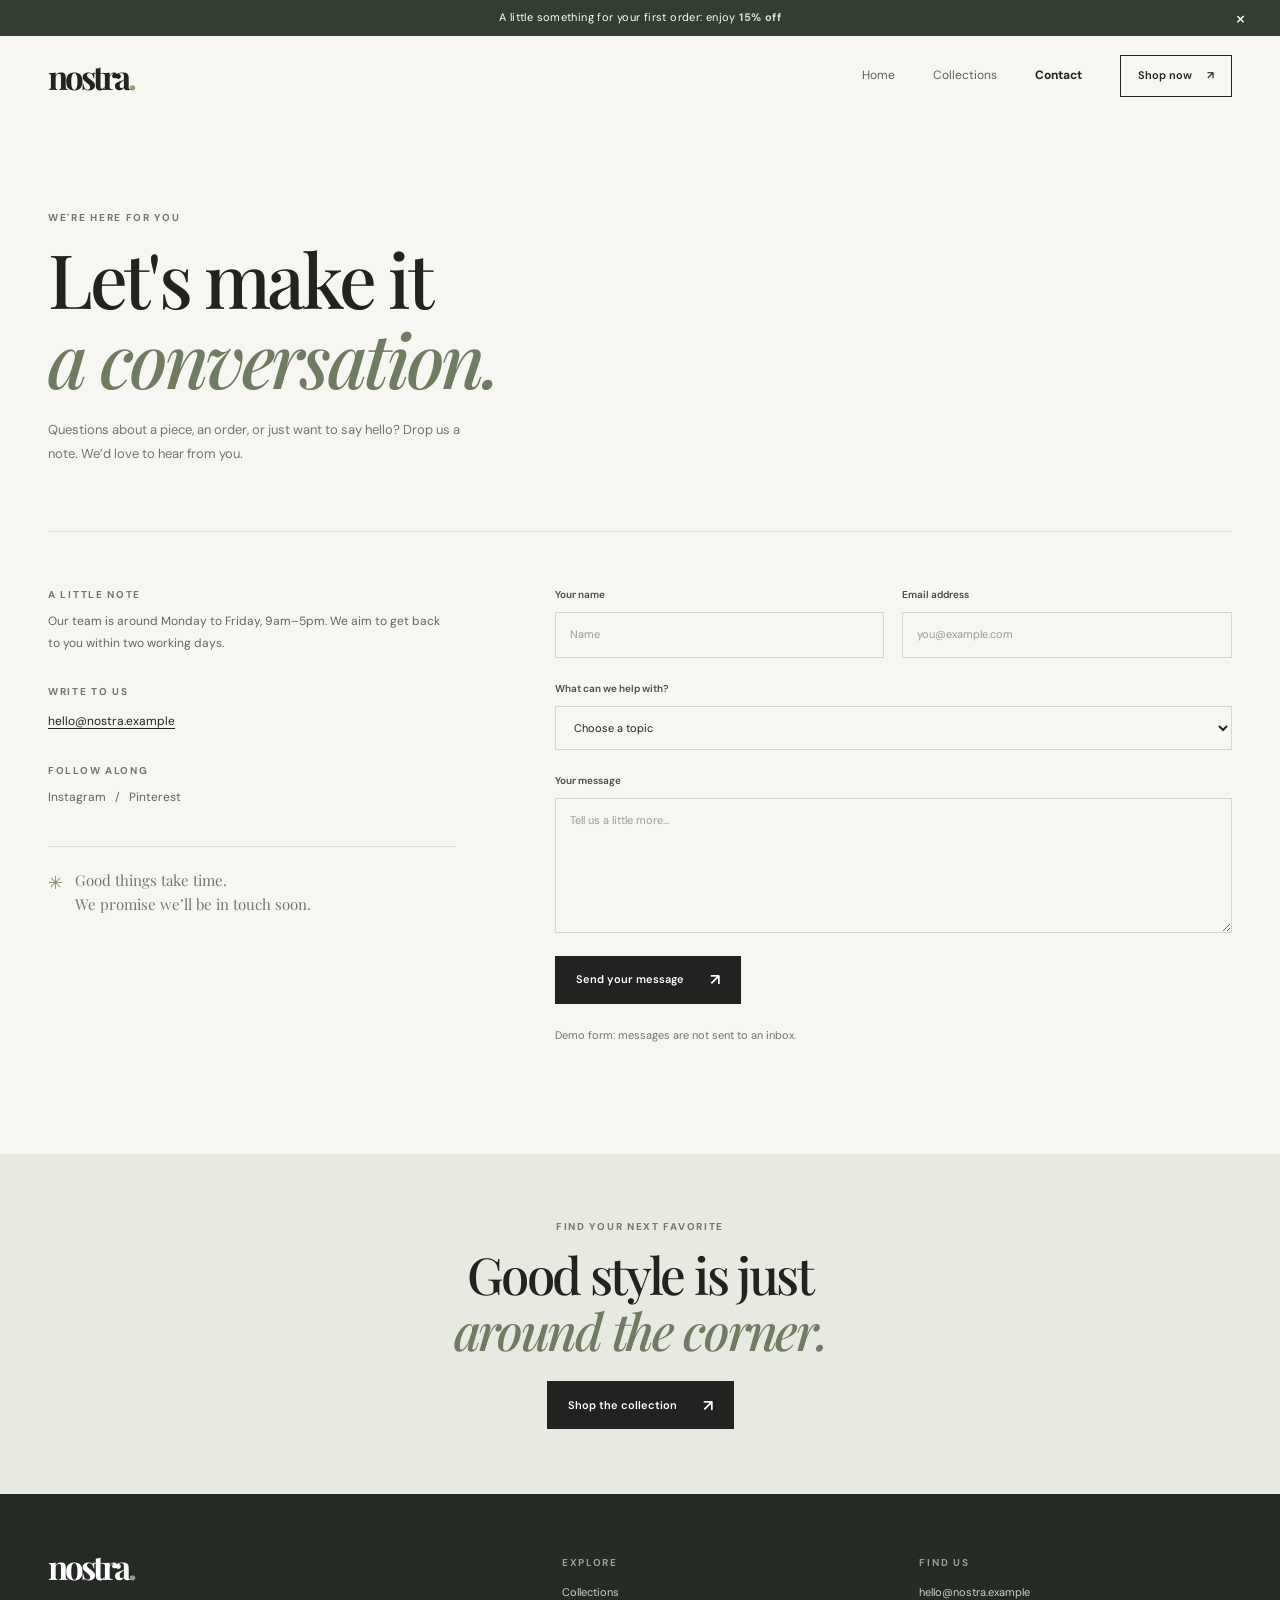
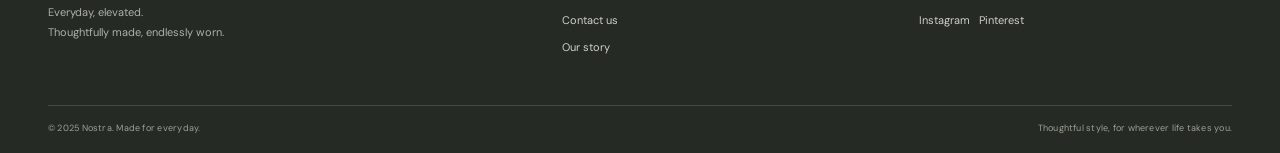
<file: contact.html>
<!DOCTYPE html>
<html lang="en">
<head>
  <meta charset="UTF-8">
  <meta name="viewport" content="width=device-width, initial-scale=1.0">
  <meta name="description" content="Get in touch with the Nostra team. We are here to help with orders, sizing, and everything in between.">
  <title>Contact — Nostra</title>
  <link rel="preconnect" href="https://fonts.googleapis.com">
  <link rel="preconnect" href="https://fonts.gstatic.com" crossorigin>
  <link href="https://fonts.googleapis.com/css2?family=DM+Sans:wght@400;500;600;700&amp;family=Playfair+Display:wght@500;600;700&amp;display=swap" rel="stylesheet">
  <link rel="stylesheet" href="style.css">
  <script src="script.js" defer></script>
</head>
<body id="top">
  <div class="announcement" data-announcement>
    <p>A little something for your first order: enjoy <strong>15% off</strong></p>
    <button class="announcement-close" type="button" aria-label="Dismiss announcement" data-dismiss-announcement>&times;</button>
  </div>
  <header class="site-header">
    <a class="wordmark" href="index.html" aria-label="Nostra home">nostra<span>.</span></a>
    <button class="menu-toggle" type="button" aria-label="Open navigation" aria-expanded="false" data-menu-toggle><span></span><span></span></button>
    <nav class="main-nav" aria-label="Main navigation" data-main-nav>
      <a href="index.html">Home</a>
      <a href="collections.html">Collections</a>
      <a class="active" href="contact.html" aria-current="page">Contact</a>
      <a class="nav-cta" href="collections.html">Shop now <span aria-hidden="true">↗</span></a>
    </nav>
  </header>

  <main>
    <section class="contact-hero content-width">
      <p class="eyebrow">We're here for you</p>
      <h1>Let's make it<br><em>a conversation.</em></h1>
      <p>Questions about a piece, an order, or just want to say hello? Drop us a note. We’d love to hear from you.</p>
    </section>

    <section class="contact-layout content-width">
      <aside class="contact-details">
        <div class="contact-detail"><p class="eyebrow">A little note</p><p>Our team is around Monday to Friday, 9am–5pm. We aim to get back to you within two working days.</p></div>
        <div class="contact-detail"><p class="eyebrow">Write to us</p><a href="mailto:hello@nostra.example">hello@nostra.example</a></div>
        <div class="contact-detail"><p class="eyebrow">Follow along</p><p>Instagram &nbsp; / &nbsp; Pinterest</p></div>
        <div class="contact-note"><span aria-hidden="true">✳</span><p>Good things take time.<br>We promise we’ll be in touch soon.</p></div>
      </aside>
      <form class="contact-form" data-contact-form>
        <div class="form-row">
          <label>Your name<input name="name" type="text" autocomplete="name" placeholder="Name" required></label>
          <label>Email address<input name="email" type="email" autocomplete="email" placeholder="you@example.com" required></label>
        </div>
        <label>What can we help with?
          <select name="topic" required>
            <option value="" disabled selected>Choose a topic</option>
            <option>Order question</option>
            <option>Product and sizing</option>
            <option>Returns and exchanges</option>
            <option>Something else</option>
          </select>
        </label>
        <label>Your message<textarea name="message" rows="5" placeholder="Tell us a little more..." required></textarea></label>
        <button class="button button-dark form-submit" type="submit">Send your message <span aria-hidden="true">↗</span></button>
        <p class="form-feedback contact-feedback" data-contact-feedback aria-live="polite">Demo form: messages are not sent to an inbox.</p>
      </form>
    </section>

    <section class="contact-bottom">
      <p class="eyebrow">Find your next favorite</p>
      <h2>Good style is just<br><em>around the corner.</em></h2>
      <a class="button button-dark" href="collections.html">Shop the collection <span aria-hidden="true">↗</span></a>
    </section>
  </main>

  <footer class="site-footer">
    <div class="footer-main">
      <div class="footer-brand"><a class="wordmark wordmark-light" href="index.html">nostra<span>.</span></a><p>Everyday, elevated.<br>Thoughtfully made, endlessly worn.</p></div>
      <div class="footer-links"><p class="eyebrow">Explore</p><a href="collections.html">Collections</a><a href="contact.html">Contact us</a><a href="index.html#top">Our story</a></div>
      <div class="footer-links"><p class="eyebrow">Find us</p><a href="mailto:hello@nostra.example">hello@nostra.example</a><p>Instagram &nbsp; Pinterest</p></div>
    </div>
    <div class="footer-bottom"><span>© 2025 Nostra. Made for everyday.</span><span>Thoughtful style, for wherever life takes you.</span></div>
  </footer>
</body>
</html>
</file>
<file: style.css>
:root {
  --ink: #20231f;
  --muted: #73756f;
  --paper: #f7f6f2;
  --white: #fff;
  --line: #deded7;
  --accent: #bdc9a8;
  --dark-green: #333e32;
  --serif: "Playfair Display", Georgia, serif;
  --sans: "DM Sans", Arial, sans-serif;
}

* { box-sizing: border-box; }
html { scroll-behavior: smooth; }
body { margin: 0; color: var(--ink); background: var(--paper); font-family: var(--sans); font-size: 15px; line-height: 1.6; }
button, input, select, textarea { font: inherit; }
button, a { -webkit-tap-highlight-color: transparent; }
a { color: inherit; text-decoration: none; }
img { display: block; width: 100%; }
.content-width { width: min(1200px, calc(100% - 96px)); margin-inline: auto; }
.sr-only { position: absolute; width: 1px; height: 1px; padding: 0; margin: -1px; overflow: hidden; clip: rect(0, 0, 0, 0); white-space: nowrap; border: 0; }
.eyebrow { margin: 0 0 14px; color: var(--muted); font-size: 10px; font-weight: 700; letter-spacing: .17em; line-height: 1.5; text-transform: uppercase; }
h1, h2, h3, p { margin-top: 0; }
h1, h2, blockquote { font-family: var(--serif); font-weight: 500; letter-spacing: -.045em; }
h1 em, h2 em, blockquote em { font-weight: 500; }

.announcement { position: relative; display: flex; min-height: 36px; align-items: center; justify-content: center; padding: 5px 42px; color: #fff; background: var(--dark-green); text-align: center; font-size: 11px; letter-spacing: .035em; }
.announcement p { margin: 0; }
.announcement strong { color: #d7dfca; font-weight: 700; }
.announcement-close { position: absolute; top: 50%; right: 28px; transform: translateY(-50%); border: 0; color: #fff; background: transparent; font-size: 20px; cursor: pointer; }
.site-header { position: relative; z-index: 10; display: flex; height: 80px; align-items: center; justify-content: space-between; padding-inline: max(48px, calc((100% - 1200px) / 2)); background: var(--paper); }
.wordmark { font-family: var(--serif); font-size: 33px; font-weight: 700; letter-spacing: -.09em; line-height: 1; }
.wordmark span { color: #929e79; }
.main-nav { display: flex; align-items: center; gap: 38px; }
.main-nav > a:not(.nav-cta) { color: #5e605a; font-size: 12px; transition: color .2s ease; }
.main-nav > a:hover, .main-nav > a.active { color: var(--ink); }
.main-nav > a.active { font-weight: 700; }
.nav-cta { padding: 11px 17px; border: 1px solid var(--ink); font-size: 11px; font-weight: 600; transition: color .2s, background .2s; }
.nav-cta:hover { color: #fff; background: var(--ink); }
.nav-cta span { margin-left: 12px; }
.menu-toggle { display: none; }

.hero { position: relative; min-height: min(650px, 68vw); overflow: hidden; color: #fff; background: #50534c; }
.hero-image, .hero-shade { position: absolute; inset: 0; width: 100%; height: 100%; }
.hero-image { object-fit: cover; object-position: center 46%; }
.hero-shade { background: linear-gradient(90deg, rgba(22, 28, 24, .69) 0%, rgba(22, 28, 24, .35) 47%, rgba(22, 28, 24, .04) 100%); }
.hero-content { position: relative; z-index: 1; width: min(1200px, calc(100% - 96px)); margin: 0 auto; padding: clamp(95px, 13vw, 175px) 0 112px; }
.hero-eyebrow { color: rgba(255,255,255,.82); }
.hero h1 { margin: 0 0 20px; font-size: clamp(54px, 7.3vw, 92px); line-height: .99; }
.hero h1 em { color: #d5ddc9; }
.hero-copy { max-width: 380px; margin-bottom: 30px; color: rgba(255,255,255,.83); font-size: 14px; }
.button { display: inline-flex; min-height: 48px; align-items: center; justify-content: center; gap: 26px; padding: 0 20px; border: 1px solid transparent; font-size: 11px; font-weight: 600; transition: background .2s, color .2s, border-color .2s; }
.button span { font-size: 16px; }
.button-light { color: var(--ink); background: #fff; }
.button-light:hover { color: #fff; border-color: #fff; background: transparent; }
.button-dark { color: #fff; background: var(--ink); }
.button-dark:hover { color: var(--ink); border-color: var(--ink); background: transparent; }
.hero-index { position: absolute; right: 48px; bottom: 38px; display: flex; align-items: center; gap: 12px; color: #fff; font-size: 10px; letter-spacing: .1em; }
.hero-index span { width: 54px; height: 1px; background: rgba(255,255,255,.8); }

.brand-strip { display: flex; min-height: 104px; align-items: center; justify-content: space-between; gap: 18px; border-bottom: 1px solid var(--line); }
.brand-strip p { margin: 0; color: #72736d; font-size: 11px; letter-spacing: .08em; }
.brand-strip span { color: #a4ae91; font-size: 15px; }
.intro-section { display: grid; grid-template-columns: 1fr .75fr; align-items: end; gap: 90px; padding-block: 112px 120px; }
.intro-section h2, .section-heading h2, .newsletter h2 { margin: 0; font-size: clamp(38px, 5vw, 58px); line-height: 1.04; }
.intro-section h2 em, .section-heading h2 em, .newsletter h2 em { color: #6f7a60; }
.intro-copy { max-width: 430px; padding-bottom: 4px; }
.intro-copy > p { margin-bottom: 23px; color: var(--muted); font-size: 14px; line-height: 1.9; }
.text-link { display: inline-flex; align-items: center; gap: 16px; border: 0; border-bottom: 1px solid var(--ink); padding: 0 0 7px; color: var(--ink); background: transparent; font-size: 11px; font-weight: 600; cursor: pointer; }
.text-link span { font-size: 15px; transition: transform .2s; }
.text-link:hover span { transform: translateX(4px); }
.category-section { padding-bottom: 125px; }
.section-heading { display: flex; align-items: end; justify-content: space-between; gap: 30px; margin-bottom: 34px; }
.section-heading .eyebrow { margin-bottom: 10px; }
.category-grid { display: grid; grid-template-columns: repeat(3, 1fr); gap: 18px; }
.category-card { position: relative; display: block; height: 430px; overflow: hidden; background: #deded7; }
.category-card::after { position: absolute; inset: 35% 0 0; background: linear-gradient(transparent, rgba(22, 26, 22, .58)); content: ""; }
.category-card img { height: 100%; object-fit: cover; transition: transform .6s cubic-bezier(.2,.7,.2,1); }
.category-card:hover img { transform: scale(1.04); }
.category-overlay { position: absolute; z-index: 1; right: 24px; bottom: 25px; left: 24px; display: grid; grid-template-columns: 1fr auto; align-items: end; color: #fff; }
.category-overlay > span:first-child { grid-column: 1 / -1; margin-bottom: 5px; font-size: 10px; letter-spacing: .08em; }
.category-overlay strong { font-family: var(--serif); font-size: 26px; font-weight: 500; }
.category-arrow { font-size: 20px; }
.quote-band { display: flex; min-height: 400px; flex-direction: column; align-items: center; justify-content: center; padding: 70px 24px; background: #e8e9e1; text-align: center; }
.quote-band .eyebrow { margin-bottom: 19px; }
.quote-band blockquote { margin: 0 0 27px; font-size: clamp(34px, 5vw, 55px); line-height: 1.12; }
.newsletter { display: flex; min-height: 265px; align-items: center; justify-content: space-between; gap: 55px; }
.newsletter h2 { font-size: clamp(35px, 4vw, 48px); }
.newsletter-form { position: relative; display: flex; width: min(470px, 48%); border-bottom: 1px solid #999b93; }
.newsletter-form input { width: 100%; min-width: 0; padding: 13px 0; border: 0; outline: 0; color: var(--ink); background: transparent; font-size: 12px; }
.newsletter-form input::placeholder { color: #8d8e88; }
.newsletter-form button { flex: 0 0 auto; border: 0; padding: 10px 0 10px 15px; color: var(--ink); background: transparent; font-size: 11px; font-weight: 700; cursor: pointer; }
.newsletter-form button span { margin-left: 14px; font-size: 16px; }
.form-feedback { position: absolute; top: calc(100% + 10px); left: 0; margin: 0; color: var(--dark-green); font-size: 11px; }

.site-footer { padding: 56px max(48px, calc((100% - 1200px) / 2)) 18px; color: #fff; background: #252a25; }
.footer-main { display: grid; grid-template-columns: 1.5fr 1fr 1fr; gap: 45px; padding-bottom: 48px; }
.wordmark-light { color: #fff; }
.footer-brand > p { margin: 16px 0 0; color: #aeb1aa; font-size: 11px; line-height: 1.8; }
.footer-links { display: flex; flex-direction: column; align-items: flex-start; gap: 10px; padding-top: 5px; }
.footer-links .eyebrow { margin-bottom: 4px; color: #9da095; }
.footer-links a, .footer-links > p:not(.eyebrow) { margin: 0; color: #d0d1cb; font-size: 11px; }
.footer-links a:hover { color: #fff; }
.footer-bottom { display: flex; justify-content: space-between; gap: 20px; border-top: 1px solid #444a43; padding-top: 15px; color: #9da095; font-size: 9px; letter-spacing: .025em; }

.collection-hero { position: relative; display: flex; min-height: 465px; align-items: center; overflow: hidden; background: #e8e9e1; }
.collection-hero-inner { position: relative; z-index: 1; padding-block: 84px; }
.collection-hero h1, .contact-hero h1 { margin: 0 0 18px; font-size: clamp(48px, 6vw, 75px); line-height: 1.06; }
.collection-hero h1 em { color: #707c61; }
.collection-hero-inner > p:not(.eyebrow) { max-width: 390px; margin-bottom: 22px; color: #676b62; font-size: 13px; }
.collection-hero .text-link { margin-top: 3px; }
.collection-hero-image { position: absolute; top: 0; right: 0; width: 42%; height: 100%; }
.collection-hero-image::before { position: absolute; z-index: 1; inset: 0; background: linear-gradient(90deg, #e8e9e1 0%, rgba(232,233,225,0) 40%); content: ""; }
.collection-hero-image img { height: 100%; object-fit: cover; object-position: center 38%; }
.collection-stamp { position: absolute; right: 42%; bottom: 30px; display: grid; width: 62px; height: 62px; place-content: center; border: 1px solid rgba(32,35,31,.45); border-radius: 50%; color: #3c4536; font-family: var(--serif); font-size: 12px; line-height: 1; text-align: center; transform: translateX(50%); }
.products-section { padding-block: 100px 120px; }
.products-heading { margin-bottom: 30px; }
.product-count { margin: 0 0 5px; color: var(--muted); font-size: 11px; }
.collection-controls { display: grid; grid-template-columns: minmax(210px, 1fr) 2fr auto; align-items: center; gap: 25px; margin-bottom: 32px; border-top: 1px solid var(--line); border-bottom: 1px solid var(--line); padding-block: 15px; }
.search-box { display: flex; align-items: center; gap: 9px; color: #767a70; }
.search-box > span:not(.sr-only) { font-family: Georgia, serif; font-size: 23px; line-height: 1; }
.search-box input { width: 100%; min-width: 0; border: 0; outline: 0; color: var(--ink); background: transparent; font-size: 11px; }
.search-box input::placeholder { color: #888b83; }
.search-clear { border: 0; padding: 0 2px; color: var(--muted); background: transparent; font-size: 17px; cursor: pointer; }
.search-clear[hidden] { display: none; }
.filter-options { display: flex; flex-wrap: wrap; justify-content: center; gap: 5px; }
.filter-chip { border: 1px solid transparent; border-radius: 99px; padding: 8px 12px; color: #70726b; background: transparent; font-size: 10px; cursor: pointer; transition: color .18s, background .18s; }
.filter-chip:hover { color: var(--ink); }
.filter-chip.active { color: #fff; background: var(--dark-green); }
.sort-select { display: flex; align-items: center; gap: 7px; color: #777972; font-size: 10px; white-space: nowrap; }
.sort-select select { max-width: 145px; border: 0; outline: 0; color: var(--ink); background: transparent; font-size: 10px; cursor: pointer; }
.product-grid { display: grid; grid-template-columns: repeat(4, minmax(0, 1fr)); gap: 38px 18px; }
.product-card { min-width: 0; }
.product-image { position: relative; display: block; aspect-ratio: 4 / 5; overflow: hidden; background: #e7e5df; }
.product-image img { height: 100%; object-fit: cover; transition: transform .5s ease; }
.product-image:hover img { transform: scale(1.035); }
.product-tag { position: absolute; top: 12px; left: 12px; padding: 6px 9px; color: var(--ink); background: rgba(255,255,255,.9); font-size: 9px; letter-spacing: .04em; }
.product-quick { position: absolute; right: 12px; bottom: 12px; left: 12px; display: flex; align-items: center; justify-content: space-between; padding: 11px 13px; color: var(--ink); background: rgba(255,255,255,.94); font-size: 10px; opacity: 0; transform: translateY(5px); transition: opacity .2s, transform .2s; }
.product-image:hover .product-quick, .product-image:focus-visible .product-quick { opacity: 1; transform: translateY(0); }
.product-quick span { font-size: 15px; }
.product-info { display: flex; justify-content: space-between; gap: 8px; padding: 13px 0 10px; }
.product-info h3 { margin: 0 0 3px; font-size: 11px; font-weight: 600; }
.product-info p { margin: 0; color: var(--muted); font-size: 10px; }
.product-price { flex: 0 0 auto; font-size: 11px; font-weight: 600; }
.add-button { display: flex; width: 100%; align-items: center; justify-content: space-between; border: 1px solid #c9cac3; padding: 10px 12px; color: #3d403b; background: transparent; font-size: 10px; cursor: pointer; transition: color .2s, border-color .2s, background .2s; }
.add-button:hover, .add-button.added { border-color: var(--dark-green); color: #fff; background: var(--dark-green); }
.add-button span { font-size: 16px; }
.empty-state { padding: 65px 20px 20px; text-align: center; }
.empty-state[hidden] { display: none; }
.empty-state > span { color: #8b967b; font-size: 31px; }
.empty-state h3 { margin: 9px 0 7px; font-family: var(--serif); font-size: 25px; font-weight: 500; }
.empty-state p { margin-bottom: 17px; color: var(--muted); font-size: 12px; }

.contact-hero { padding-block: 94px 65px; }
.contact-hero h1 { margin-bottom: 20px; }
.contact-hero h1 em { color: #707c61; }
.contact-hero > p:last-child { max-width: 440px; margin: 0; color: var(--muted); font-size: 13px; line-height: 1.85; }
.contact-layout { display: grid; grid-template-columns: .75fr 1.25fr; gap: 100px; border-top: 1px solid var(--line); padding-block: 55px 110px; }
.contact-details { display: flex; flex-direction: column; gap: 30px; }
.contact-detail .eyebrow { margin-bottom: 9px; }
.contact-detail > p:not(.eyebrow), .contact-detail > a { margin: 0; color: #62655f; font-size: 12px; line-height: 1.8; }
.contact-detail > a { color: var(--ink); text-decoration: underline; text-underline-offset: 3px; }
.contact-note { display: flex; align-items: flex-start; gap: 12px; margin-top: 8px; border-top: 1px solid var(--line); padding-top: 22px; }
.contact-note span { color: #879274; font-size: 18px; }
.contact-note p { margin: 0; color: #74776f; font-family: var(--serif); font-size: 15px; line-height: 1.55; }
.contact-form { display: flex; flex-direction: column; gap: 23px; }
.contact-form label { display: flex; flex-direction: column; gap: 9px; color: #484b45; font-size: 10px; font-weight: 600; }
.form-row { display: grid; grid-template-columns: 1fr 1fr; gap: 18px; }
.contact-form input, .contact-form select, .contact-form textarea { width: 100%; border: 1px solid #d5d6cf; border-radius: 0; padding: 13px 14px; outline: none; color: var(--ink); background: transparent; font-size: 11px; font-weight: 400; transition: border-color .2s; }
.contact-form input:focus, .contact-form select:focus, .contact-form textarea:focus { border-color: #6f7a60; }
.contact-form input::placeholder, .contact-form textarea::placeholder { color: #999b94; }
.contact-form textarea { min-height: 135px; resize: vertical; }
.form-submit { align-self: flex-start; cursor: pointer; }
.contact-feedback { position: static; color: #72756e; }
.contact-feedback.is-success { color: var(--dark-green); }
.contact-bottom { display: flex; min-height: 340px; flex-direction: column; align-items: center; justify-content: center; padding: 50px 20px; background: #e8e9e1; text-align: center; }
.contact-bottom .eyebrow { margin-bottom: 12px; }
.contact-bottom h2 { margin: 0 0 23px; font-size: clamp(34px, 4.5vw, 51px); line-height: 1.1; }
.contact-bottom h2 em { color: #707c61; }

@media (max-width: 900px) {
  .content-width, .hero-content { width: calc(100% - 56px); }
  .site-header { padding-inline: 28px; }
  .main-nav { gap: 23px; }
  .hero { min-height: 570px; }
  .intro-section { gap: 45px; padding-block: 85px; }
  .category-card { height: 350px; }
  .collection-controls { grid-template-columns: 1fr auto; gap: 12px 20px; }
  .filter-options { grid-row: 2; grid-column: 1 / -1; justify-content: flex-start; }
  .sort-select { justify-self: end; }
  .product-grid { grid-template-columns: repeat(3, minmax(0, 1fr)); }
  .contact-layout { gap: 55px; }
}

@media (max-width: 600px) {
  body { font-size: 14px; }
  .content-width, .hero-content { width: calc(100% - 40px); }
  .announcement { min-height: 34px; font-size: 9px; }
  .announcement-close { right: 12px; }
  .site-header { height: 68px; padding-inline: 20px; }
  .wordmark { font-size: 30px; }
  .menu-toggle { display: flex; width: 38px; height: 38px; flex-direction: column; align-items: center; justify-content: center; gap: 6px; border: 0; background: transparent; cursor: pointer; }
  .menu-toggle span { display: block; width: 21px; height: 1px; background: var(--ink); transition: transform .2s; }
  .menu-toggle[aria-expanded="true"] span:first-child { transform: translateY(3.5px) rotate(45deg); }
  .menu-toggle[aria-expanded="true"] span:last-child { transform: translateY(-3.5px) rotate(-45deg); }
  .main-nav { position: absolute; top: 68px; right: 0; left: 0; display: none; align-items: stretch; gap: 0; border-top: 1px solid var(--line); padding: 8px 20px 18px; background: var(--paper); box-shadow: 0 14px 18px rgba(0,0,0,.06); }
  .main-nav.is-open { display: flex; flex-direction: column; }
  .main-nav > a:not(.nav-cta) { padding: 12px 0; border-bottom: 1px solid var(--line); }
  .main-nav .nav-cta { align-self: flex-start; margin-top: 14px; }
  .hero { min-height: 590px; }
  .hero-image { object-position: 58% center; }
  .hero-shade { background: linear-gradient(90deg, rgba(22,28,24,.66), rgba(22,28,24,.2)); }
  .hero-content { padding-top: 145px; padding-bottom: 100px; }
  .hero h1 { font-size: clamp(55px, 15vw, 76px); }
  .hero-copy { max-width: 300px; font-size: 13px; }
  .hero-index { right: 20px; bottom: 24px; }
  .brand-strip { min-height: 84px; flex-wrap: wrap; justify-content: center; gap: 8px 13px; padding-block: 17px; }
  .brand-strip p { font-size: 9px; }
  .brand-strip span { font-size: 11px; }
  .intro-section { grid-template-columns: 1fr; gap: 23px; padding-block: 72px 80px; }
  .intro-section h2, .section-heading h2, .newsletter h2 { font-size: 43px; }
  .intro-copy > p { font-size: 13px; }
  .category-section { padding-bottom: 78px; }
  .section-heading { align-items: end; gap: 15px; margin-bottom: 24px; }
  .section-heading > .text-link { flex: 0 0 auto; margin-bottom: 4px; }
  .category-grid { grid-template-columns: 1fr 1fr; gap: 10px; }
  .category-card { height: 270px; }
  .category-card:last-child { grid-column: 1 / -1; height: 250px; }
  .category-overlay { right: 14px; bottom: 16px; left: 14px; }
  .category-overlay strong { font-size: 20px; }
  .category-overlay > span:first-child { font-size: 8px; }
  .quote-band { min-height: 330px; }
  .quote-band blockquote { font-size: 37px; }
  .newsletter { min-height: 270px; flex-direction: column; align-items: flex-start; justify-content: center; gap: 26px; }
  .newsletter h2 { font-size: 40px; }
  .newsletter-form { width: 100%; }
  .site-footer { padding: 42px 20px 16px; }
  .footer-main { grid-template-columns: 1fr 1fr; gap: 32px 18px; padding-bottom: 32px; }
  .footer-brand { grid-column: 1 / -1; }
  .footer-bottom { flex-direction: column; gap: 5px; font-size: 8px; }
  .collection-hero { min-height: 570px; align-items: flex-start; }
  .collection-hero-inner { padding-block: 65px 250px; }
  .collection-hero h1, .contact-hero h1 { font-size: clamp(44px, 12vw, 63px); }
  .collection-hero-inner > p:not(.eyebrow) { max-width: 300px; font-size: 12px; }
  .collection-hero-image { top: auto; bottom: 0; width: 100%; height: 240px; }
  .collection-hero-image::before { background: linear-gradient(180deg, #e8e9e1 0%, rgba(232,233,225,0) 55%); }
  .collection-stamp { right: 24px; bottom: 20px; transform: none; }
  .products-section { padding-block: 67px 80px; }
  .products-heading { align-items: end; }
  .product-count { font-size: 9px; text-align: right; }
  .collection-controls { grid-template-columns: 1fr auto; gap: 14px 10px; padding-block: 13px; }
  .search-box { grid-column: 1 / -1; border-bottom: 1px solid var(--line); padding-bottom: 11px; }
  .filter-options { grid-row: 2; grid-column: 1 / -1; flex-wrap: nowrap; justify-content: flex-start; overflow-x: auto; margin-inline: -4px; padding: 2px 4px; scrollbar-width: none; }
  .filter-options::-webkit-scrollbar { display: none; }
  .filter-chip { flex: 0 0 auto; padding: 8px 11px; }
  .sort-select { grid-column: 1 / -1; justify-self: start; }
  .product-grid { grid-template-columns: repeat(2, minmax(0, 1fr)); gap: 27px 11px; }
  .product-tag { top: 8px; left: 8px; padding: 5px 7px; font-size: 8px; }
  .product-info { gap: 4px; padding-top: 10px; }
  .product-info h3 { font-size: 10px; }
  .product-info p { font-size: 9px; }
  .product-price { font-size: 10px; }
  .add-button { padding: 9px; font-size: 9px; }
  .product-quick { display: none; }
  .contact-hero { padding-block: 68px 45px; }
  .contact-hero > p:last-child { font-size: 12px; }
  .contact-layout { grid-template-columns: 1fr; gap: 37px; padding-block: 35px 75px; }
  .contact-details { display: grid; grid-template-columns: 1fr 1fr; gap: 24px 16px; }
  .contact-note { grid-column: 1 / -1; }
  .form-row { grid-template-columns: 1fr; gap: 20px; }
  .contact-form { gap: 19px; }
  .contact-bottom { min-height: 300px; }
}

@media (prefers-reduced-motion: reduce) {
  *, *::before, *::after { scroll-behavior: auto !important; transition-duration: .01ms !important; animation-duration: .01ms !important; animation-iteration-count: 1 !important; }
}
</file>
